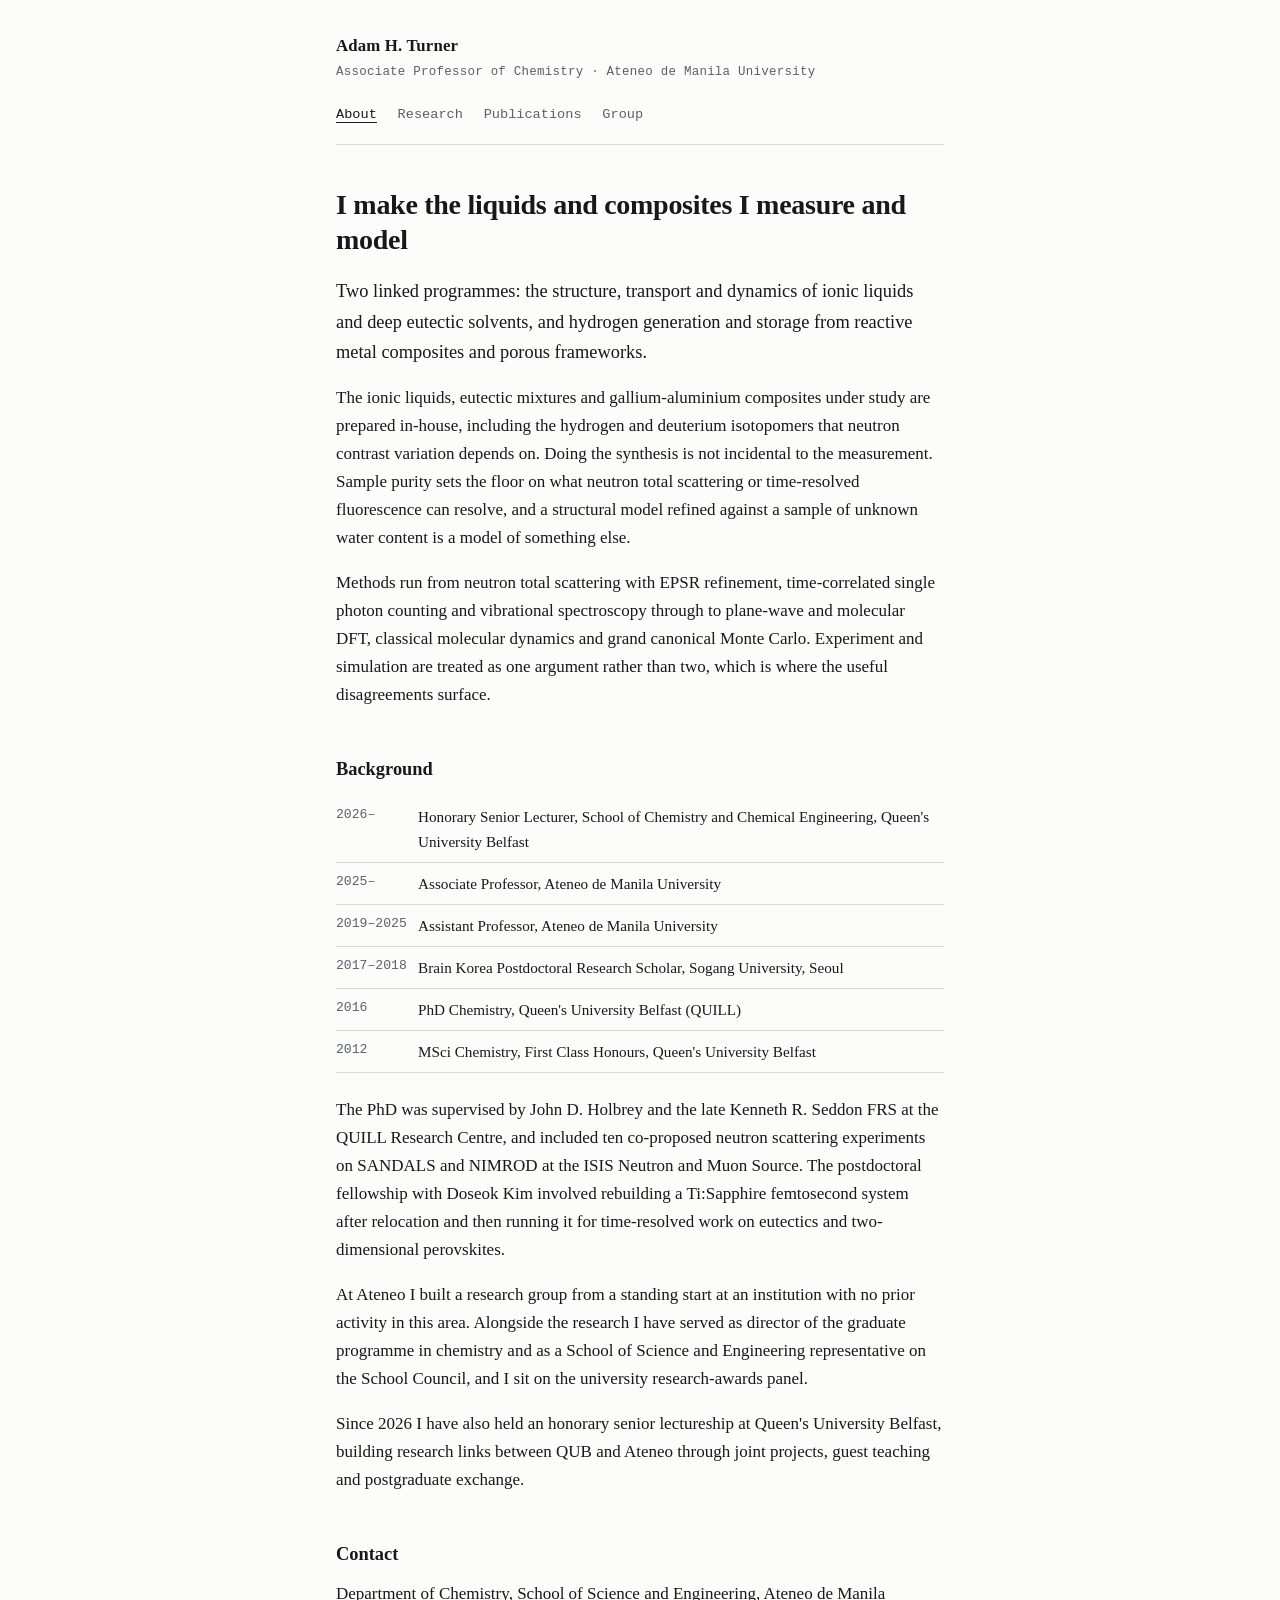
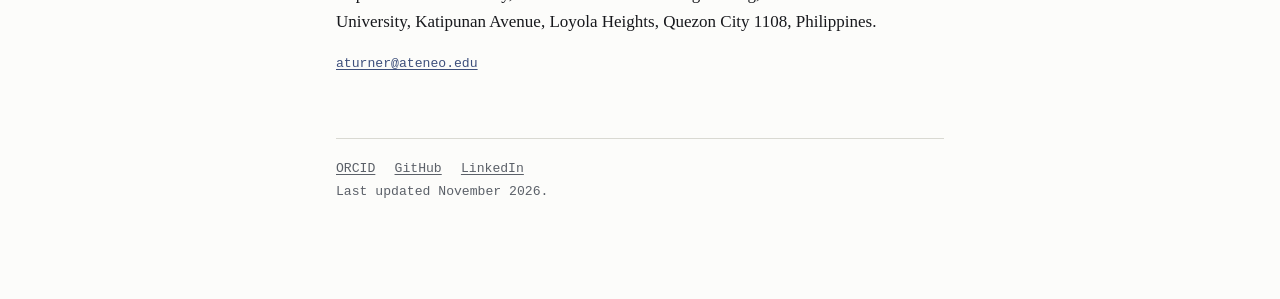
<file: index.html>
<!doctype html>
<html lang="en-GB">
<head>
<meta charset="utf-8">
<meta name="viewport" content="width=device-width, initial-scale=1">
<title>Adam H. Turner</title>
<meta name="description" content="Adam H. Turner, Associate Professor of Chemistry at Ateneo de Manila University. Ionic liquids, deep eutectic solvents, neutron scattering, and hydrogen generation.">
<link rel="stylesheet" href="style.css">
<link rel="canonical" href="https://adamhturner.com/">
<meta property="og:title" content="Adam H. Turner">
<meta property="og:description" content="Physical chemist working on ionic liquids, deep eutectic solvents, and hydrogen generation.">
<meta property="og:url" content="https://adamhturner.com/">
<meta property="og:type" content="website">
</head>
<body>
<a class="skip" href="#main">Skip to content</a>

<div class="wrap">

<header>
  <a class="sitename" href="index.html">Adam H. Turner
    <span>Associate Professor of Chemistry &middot; Ateneo de Manila University</span>
  </a>
  <nav aria-label="Main">
    <ul>
      <li><a href="index.html" aria-current="page">About</a></li>
      <li><a href="research.html">Research</a></li>
      <li><a href="publications.html">Publications</a></li>
      <li><a href="group.html">Group</a></li>
    </ul>
  </nav>
</header>

<main id="main">

<h1>I make the liquids and composites I measure and model</h1>

<p class="lede">Two linked programmes: the structure, transport and dynamics of ionic liquids and deep eutectic solvents, and hydrogen generation and storage from reactive metal composites and porous frameworks.</p>

<p>The ionic liquids, eutectic mixtures and gallium-aluminium composites under study are prepared in-house, including the hydrogen and deuterium isotopomers that neutron contrast variation depends on. Doing the synthesis is not incidental to the measurement. Sample purity sets the floor on what neutron total scattering or time-resolved fluorescence can resolve, and a structural model refined against a sample of unknown water content is a model of something else.</p>

<p>Methods run from neutron total scattering with EPSR refinement, time-correlated single photon counting and vibrational spectroscopy through to plane-wave and molecular DFT, classical molecular dynamics and grand canonical Monte Carlo. Experiment and simulation are treated as one argument rather than two, which is where the useful disagreements surface.</p>

<h2>Background</h2>

<table>
  <tbody>
    <tr><td class="meta">2026&ndash;</td><td>Honorary Senior Lecturer, School of Chemistry and Chemical Engineering, Queen's University Belfast</td></tr>
    <tr><td class="meta">2025&ndash;</td><td>Associate Professor, Ateneo de Manila University</td></tr>
    <tr><td class="meta">2019&ndash;2025</td><td>Assistant Professor, Ateneo de Manila University</td></tr>
    <tr><td class="meta">2017&ndash;2018</td><td>Brain Korea Postdoctoral Research Scholar, Sogang University, Seoul</td></tr>
    <tr><td class="meta">2016</td><td>PhD Chemistry, Queen's University Belfast (QUILL)</td></tr>
    <tr><td class="meta">2012</td><td>MSci Chemistry, First Class Honours, Queen's University Belfast</td></tr>
  </tbody>
</table>

<p>The PhD was supervised by John D. Holbrey and the late Kenneth R. Seddon FRS at the QUILL Research Centre, and included ten co-proposed neutron scattering experiments on SANDALS and NIMROD at the ISIS Neutron and Muon Source. The postdoctoral fellowship with Doseok Kim involved rebuilding a Ti:Sapphire femtosecond system after relocation and then running it for time-resolved work on eutectics and two-dimensional perovskites.</p>

<p>At Ateneo I built a research group from a standing start at an institution with no prior activity in this area. Alongside the research I have served as director of the graduate programme in chemistry and as a School of Science and Engineering representative on the School Council, and I sit on the university research-awards panel.</p>

<p>Since 2026 I have also held an honorary senior lectureship at Queen's University Belfast, building research links between QUB and Ateneo through joint projects, guest teaching and postgraduate exchange.</p>

<h2>Contact</h2>

<p>Department of Chemistry, School of Science and Engineering, Ateneo de Manila University, Katipunan Avenue, Loyola Heights, Quezon City 1108, Philippines.</p>

<p class="meta"><a href="mailto:aturner@ateneo.edu">aturner@ateneo.edu</a></p>

</main>

<footer>
  <div class="contact-links">
    <a href="https://orcid.org/0000-0002-0579-7982">ORCID</a>
    <a href="https://github.com/turneradam">GitHub</a>
    <a href="https://www.linkedin.com/in/adamhturner">LinkedIn</a>
  </div>
  <p>Last updated November 2026.</p>
</footer>

</div>
</body>
</html>
</file>
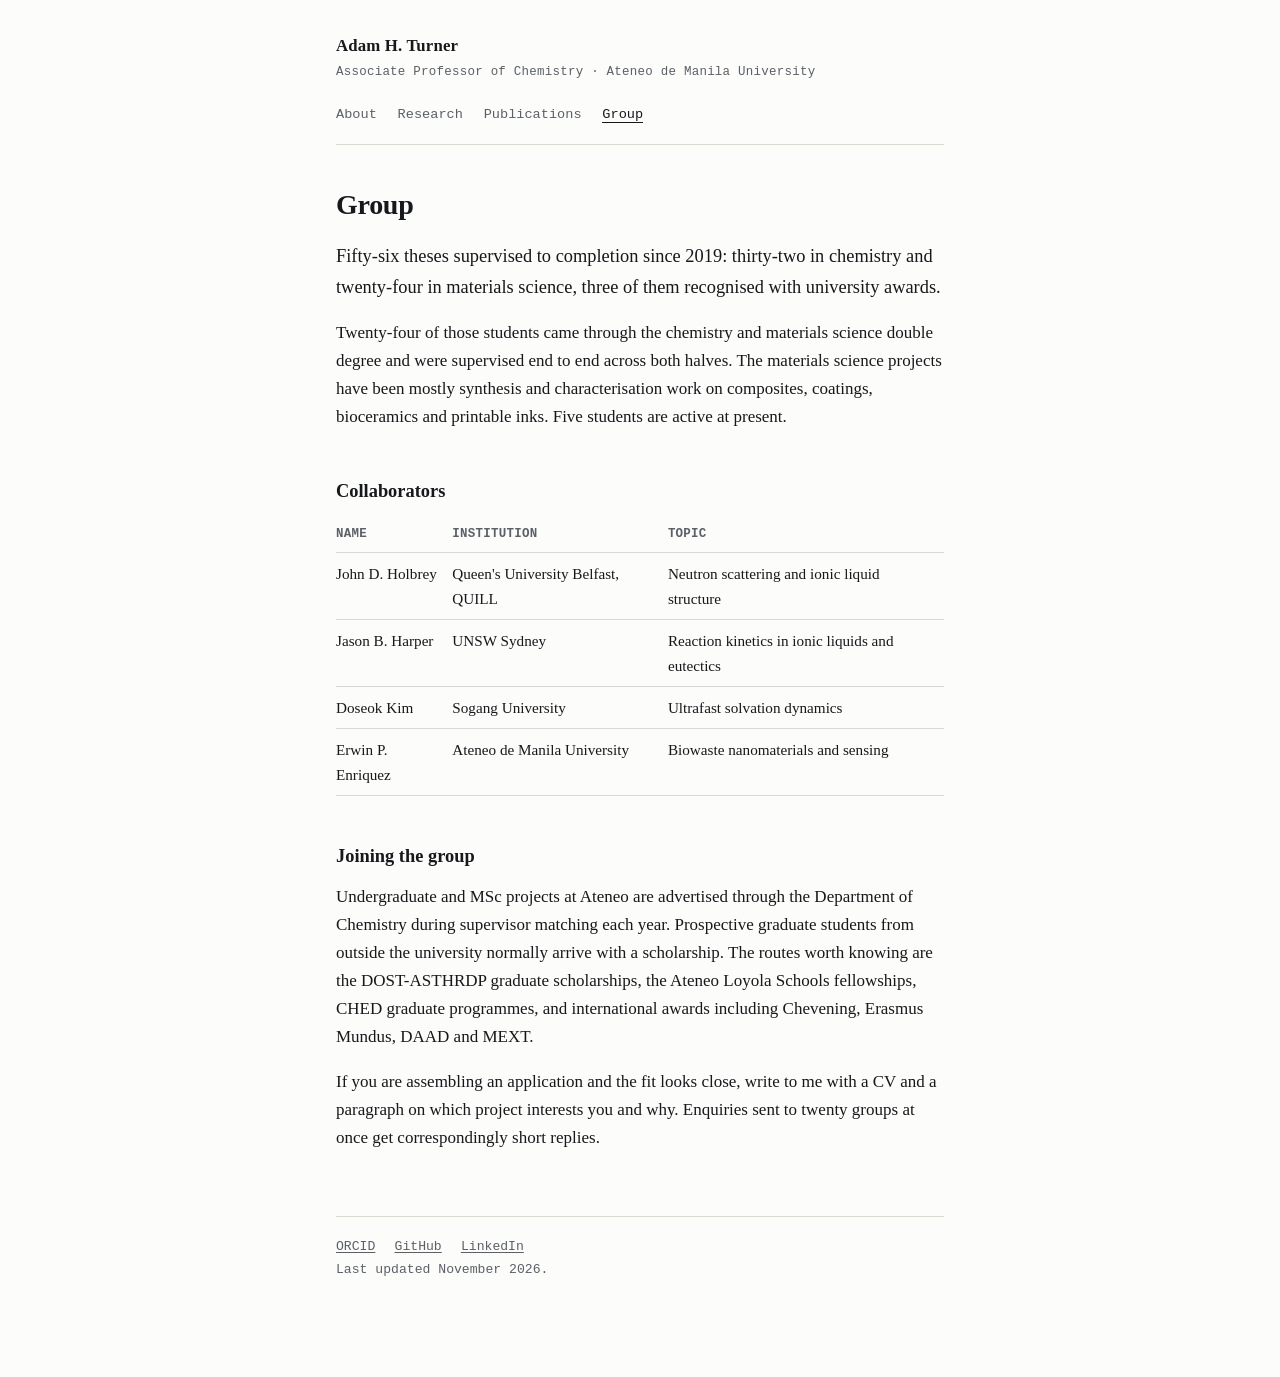
<file: group.html>
<!doctype html>
<html lang="en-GB">
<head>
<meta charset="utf-8">
<meta name="viewport" content="width=device-width, initial-scale=1">
<title>Group &middot; Adam H. Turner</title>
<meta name="description" content="Students, alumni and collaborators of the Turner group at Ateneo de Manila University.">
<link rel="stylesheet" href="style.css">
<link rel="canonical" href="https://adamhturner.com/group.html">
</head>
<body>
<a class="skip" href="#main">Skip to content</a>

<div class="wrap">

<header>
  <a class="sitename" href="index.html">Adam H. Turner
    <span>Associate Professor of Chemistry &middot; Ateneo de Manila University</span>
  </a>
  <nav aria-label="Main">
    <ul>
      <li><a href="index.html">About</a></li>
      <li><a href="research.html">Research</a></li>
      <li><a href="publications.html">Publications</a></li>
      <li><a href="group.html" aria-current="page">Group</a></li>
    </ul>
  </nav>
</header>

<main id="main">

<h1>Group</h1>

<p class="lede">Fifty-six theses supervised to completion since 2019: thirty-two in chemistry and twenty-four in materials science, three of them recognised with university awards.</p>

<p>Twenty-four of those students came through the chemistry and materials science double degree and were supervised end to end across both halves. The materials science projects have been mostly synthesis and characterisation work on composites, coatings, bioceramics and printable inks. Five students are active at present.</p>

<!--
  Student and alumni tables intentionally omitted for launch.
  To add them, paste a block like this above <h2>Collaborators</h2>.
  Ask each student first; anyone who declines is simply left out.
  For alumni, pick 8-12 whose destinations make the strongest case rather
  than listing all 56, and keep the "now" column to what is already public.

  <h2>Current members</h2>
  <table>
    <thead>
      <tr><th scope="col">Name</th><th scope="col">Degree</th><th scope="col">Project</th></tr>
    </thead>
    <tbody>
      <tr><td>Name</td><td>BSc Chemistry</td><td>Project title</td></tr>
    </tbody>
  </table>

  <h2>Alumni</h2>
  <table>
    <thead>
      <tr><th scope="col">Year</th><th scope="col">Name</th><th scope="col">Thesis</th><th scope="col">Now</th></tr>
    </thead>
    <tbody>
      <tr><td class="meta">2024</td><td>Name</td><td>Thesis title</td><td>Employer</td></tr>
    </tbody>
  </table>
-->

<h2>Collaborators</h2>

<table>
  <thead>
    <tr><th scope="col">Name</th><th scope="col">Institution</th><th scope="col">Topic</th></tr>
  </thead>
  <tbody>
    <tr><td>John D. Holbrey</td><td>Queen's University Belfast, QUILL</td><td>Neutron scattering and ionic liquid structure</td></tr>
    <tr><td>Jason B. Harper</td><td>UNSW Sydney</td><td>Reaction kinetics in ionic liquids and eutectics</td></tr>
    <tr><td>Doseok Kim</td><td>Sogang University</td><td>Ultrafast solvation dynamics</td></tr>
    <tr><td>Erwin P. Enriquez</td><td>Ateneo de Manila University</td><td>Biowaste nanomaterials and sensing</td></tr>
  </tbody>
</table>

<h2>Joining the group</h2>

<p>Undergraduate and MSc projects at Ateneo are advertised through the Department of Chemistry during supervisor matching each year. Prospective graduate students from outside the university normally arrive with a scholarship. The routes worth knowing are the DOST-ASTHRDP graduate scholarships, the Ateneo Loyola Schools fellowships, CHED graduate programmes, and international awards including Chevening, Erasmus Mundus, DAAD and MEXT.</p>

<p>If you are assembling an application and the fit looks close, write to me with a CV and a paragraph on which project interests you and why. Enquiries sent to twenty groups at once get correspondingly short replies.</p>

</main>

<footer>
  <div class="contact-links">
    <a href="https://orcid.org/0000-0002-0579-7982">ORCID</a>
    <a href="https://github.com/turneradam">GitHub</a>
    <a href="https://www.linkedin.com/in/adamhturner">LinkedIn</a>
  </div>
  <p>Last updated November 2026.</p>
</footer>

</div>
</body>
</html>
</file>
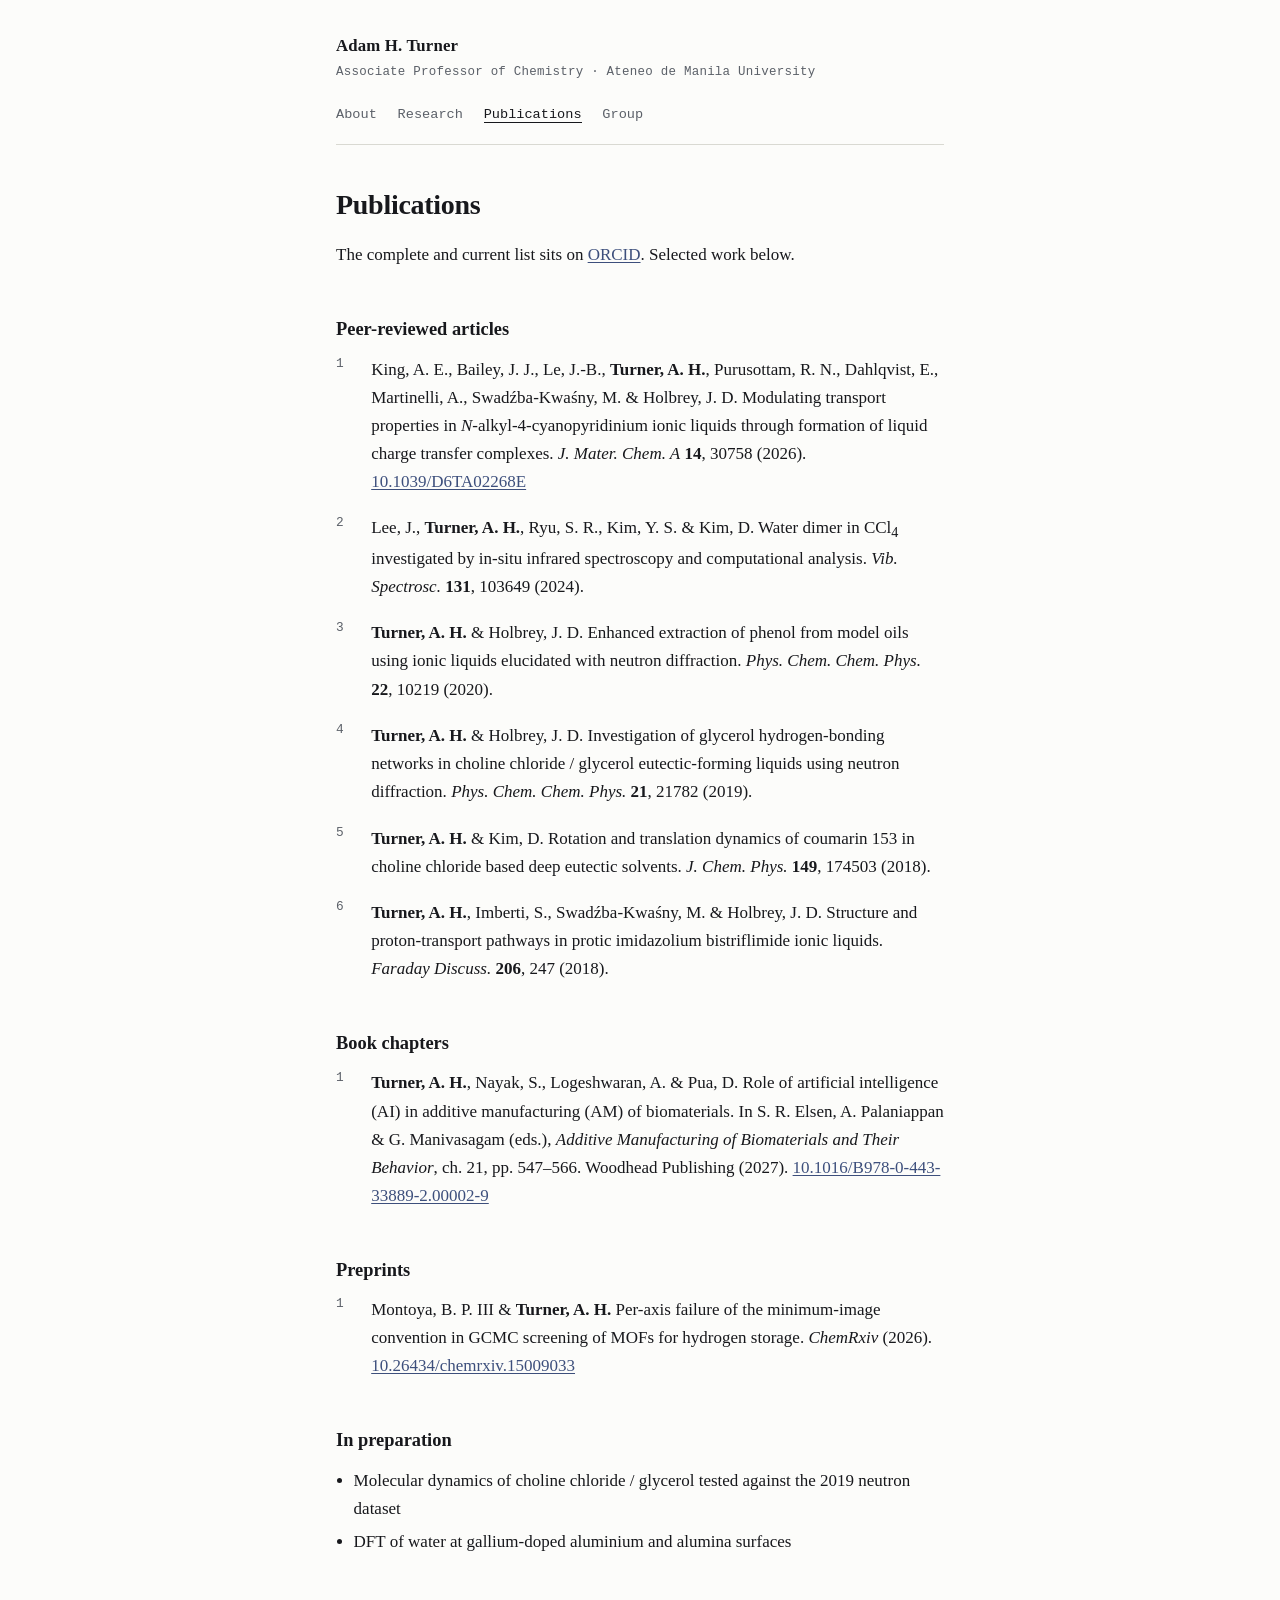
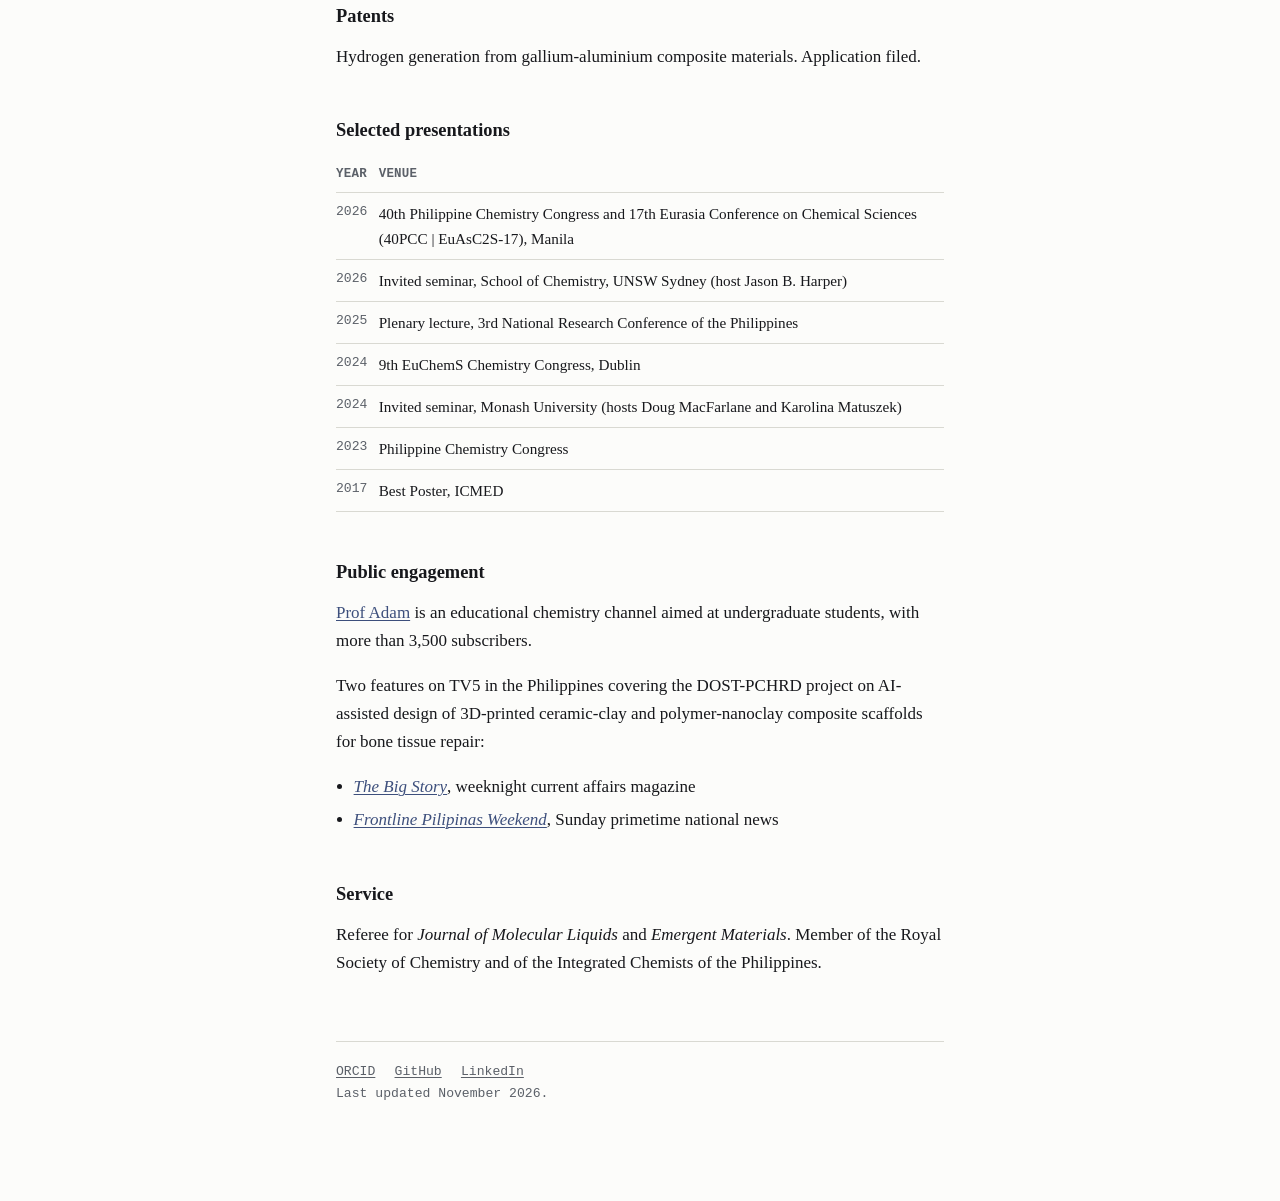
<file: publications.html>
<!doctype html>
<html lang="en-GB">
<head>
<meta charset="utf-8">
<meta name="viewport" content="width=device-width, initial-scale=1">
<title>Publications &middot; Adam H. Turner</title>
<meta name="description" content="Peer-reviewed publications, patents and presentations of Adam H. Turner.">
<link rel="stylesheet" href="style.css">
<link rel="canonical" href="https://adamhturner.com/publications.html">
</head>
<body>
<a class="skip" href="#main">Skip to content</a>

<div class="wrap">

<header>
  <a class="sitename" href="index.html">Adam H. Turner
    <span>Associate Professor of Chemistry &middot; Ateneo de Manila University</span>
  </a>
  <nav aria-label="Main">
    <ul>
      <li><a href="index.html">About</a></li>
      <li><a href="research.html">Research</a></li>
      <li><a href="publications.html" aria-current="page">Publications</a></li>
      <li><a href="group.html">Group</a></li>
    </ul>
  </nav>
</header>

<main id="main">

<h1>Publications</h1>

<p>The complete and current list sits on <a href="https://orcid.org/0000-0002-0579-7982">ORCID</a>. Selected work below.</p>

<h2>Peer-reviewed articles</h2>

<ol class="refs">

<li>
  <span class="authors">King, A. E., Bailey, J. J., Le, J.-B., <span class="self">Turner, A. H.</span>, Purusottam, R. N., Dahlqvist, E., Martinelli, A., Swadźba-Kwaśny, M. &amp; Holbrey, J. D.</span>
  Modulating transport properties in <em>N</em>-alkyl-4-cyanopyridinium ionic liquids through formation of liquid charge transfer complexes.
  <span class="venue">J. Mater. Chem. A</span> <strong>14</strong>, 30758 (2026).
  <a href="https://doi.org/10.1039/D6TA02268E">10.1039/D6TA02268E</a>
</li>

<li>
  <span class="authors">Lee, J., <span class="self">Turner, A. H.</span>, Ryu, S. R., Kim, Y. S. &amp; Kim, D.</span>
  Water dimer in CCl<sub>4</sub> investigated by in-situ infrared spectroscopy and computational analysis.
  <span class="venue">Vib. Spectrosc.</span> <strong>131</strong>, 103649 (2024).
</li>

<li>
  <span class="authors"><span class="self">Turner, A. H.</span> &amp; Holbrey, J. D.</span>
  Enhanced extraction of phenol from model oils using ionic liquids elucidated with neutron diffraction.
  <span class="venue">Phys. Chem. Chem. Phys.</span> <strong>22</strong>, 10219 (2020).
</li>

<li>
  <span class="authors"><span class="self">Turner, A. H.</span> &amp; Holbrey, J. D.</span>
  Investigation of glycerol hydrogen-bonding networks in choline chloride / glycerol eutectic-forming liquids using neutron diffraction.
  <span class="venue">Phys. Chem. Chem. Phys.</span> <strong>21</strong>, 21782 (2019).
</li>

<li>
  <span class="authors"><span class="self">Turner, A. H.</span> &amp; Kim, D.</span>
  Rotation and translation dynamics of coumarin 153 in choline chloride based deep eutectic solvents.
  <span class="venue">J. Chem. Phys.</span> <strong>149</strong>, 174503 (2018).
</li>

<li>
  <span class="authors"><span class="self">Turner, A. H.</span>, Imberti, S., Swadźba-Kwaśny, M. &amp; Holbrey, J. D.</span>
  Structure and proton-transport pathways in protic imidazolium bistriflimide ionic liquids.
  <span class="venue">Faraday Discuss.</span> <strong>206</strong>, 247 (2018).
</li>

</ol>

<h2>Book chapters</h2>

<ol class="refs">

<li>
  <span class="authors"><span class="self">Turner, A. H.</span>, Nayak, S., Logeshwaran, A. &amp; Pua, D.</span>
  Role of artificial intelligence (AI) in additive manufacturing (AM) of biomaterials.
  In S. R. Elsen, A. Palaniappan &amp; G. Manivasagam (eds.), <span class="venue">Additive Manufacturing of Biomaterials and Their Behavior</span>, ch. 21, pp. 547&ndash;566. Woodhead Publishing (2027).
  <a href="https://doi.org/10.1016/B978-0-443-33889-2.00002-9">10.1016/B978-0-443-33889-2.00002-9</a>
</li>

</ol>

<h2>Preprints</h2>

<ol class="refs">

<li>
  <span class="authors">Montoya, B. P. III &amp; <span class="self">Turner, A. H.</span></span>
  Per-axis failure of the minimum-image convention in GCMC screening of MOFs for hydrogen storage.
  <span class="venue">ChemRxiv</span> (2026).
  <a href="https://doi.org/10.26434/chemrxiv.15009033">10.26434/chemrxiv.15009033</a>
</li>

</ol>

<h2>In preparation</h2>

<ul class="bullets">
  <li>Molecular dynamics of choline chloride / glycerol tested against the 2019 neutron dataset</li>
  <li>DFT of water at gallium-doped aluminium and alumina surfaces</li>
</ul>

<h2>Patents</h2>

<ul class="plain">
  <li>Hydrogen generation from gallium-aluminium composite materials. Application filed.</li>
</ul>

<h2>Selected presentations</h2>

<table>
  <thead>
    <tr><th scope="col">Year</th><th scope="col">Venue</th></tr>
  </thead>
  <tbody>
    <tr><td class="meta">2026</td><td>40th Philippine Chemistry Congress and 17th Eurasia Conference on Chemical Sciences (40PCC | EuAsC2S-17), Manila</td></tr>
    <tr><td class="meta">2026</td><td>Invited seminar, School of Chemistry, UNSW Sydney (host Jason B. Harper)</td></tr>
    <tr><td class="meta">2025</td><td>Plenary lecture, 3rd National Research Conference of the Philippines</td></tr>
    <tr><td class="meta">2024</td><td>9th EuChemS Chemistry Congress, Dublin</td></tr>
    <tr><td class="meta">2024</td><td>Invited seminar, Monash University (hosts Doug MacFarlane and Karolina Matuszek)</td></tr>
    <tr><td class="meta">2023</td><td>Philippine Chemistry Congress</td></tr>
    <tr><td class="meta">2017</td><td>Best Poster, ICMED</td></tr>
  </tbody>
</table>

<h2>Public engagement</h2>

<p><a href="https://www.youtube.com/@profadam">Prof Adam</a> is an educational chemistry channel aimed at undergraduate students, with more than 3,500 subscribers.</p>

<p>Two features on TV5 in the Philippines covering the DOST-PCHRD project on AI-assisted design of 3D-printed ceramic-clay and polymer-nanoclay composite scaffolds for bone tissue repair:</p>

<ul class="bullets">
  <li><a href="https://www.youtube.com/live/4dIUTeYNjFQ?t=2127"><span class="venue">The Big Story</span></a>, weeknight current affairs magazine</li>
  <li><a href="https://www.youtube.com/live/FwoKZK1nKlM?t=1699"><span class="venue">Frontline Pilipinas Weekend</span></a>, Sunday primetime national news</li>
</ul>

<h2>Service</h2>

<p>Referee for <span class="venue">Journal of Molecular Liquids</span> and <span class="venue">Emergent Materials</span>. Member of the Royal Society of Chemistry and of the Integrated Chemists of the Philippines.</p>

</main>

<footer>
  <div class="contact-links">
    <a href="https://orcid.org/0000-0002-0579-7982">ORCID</a>
    <a href="https://github.com/turneradam">GitHub</a>
    <a href="https://www.linkedin.com/in/adamhturner">LinkedIn</a>
  </div>
  <p>Last updated November 2026.</p>
</footer>

</div>
</body>
</html>
</file>
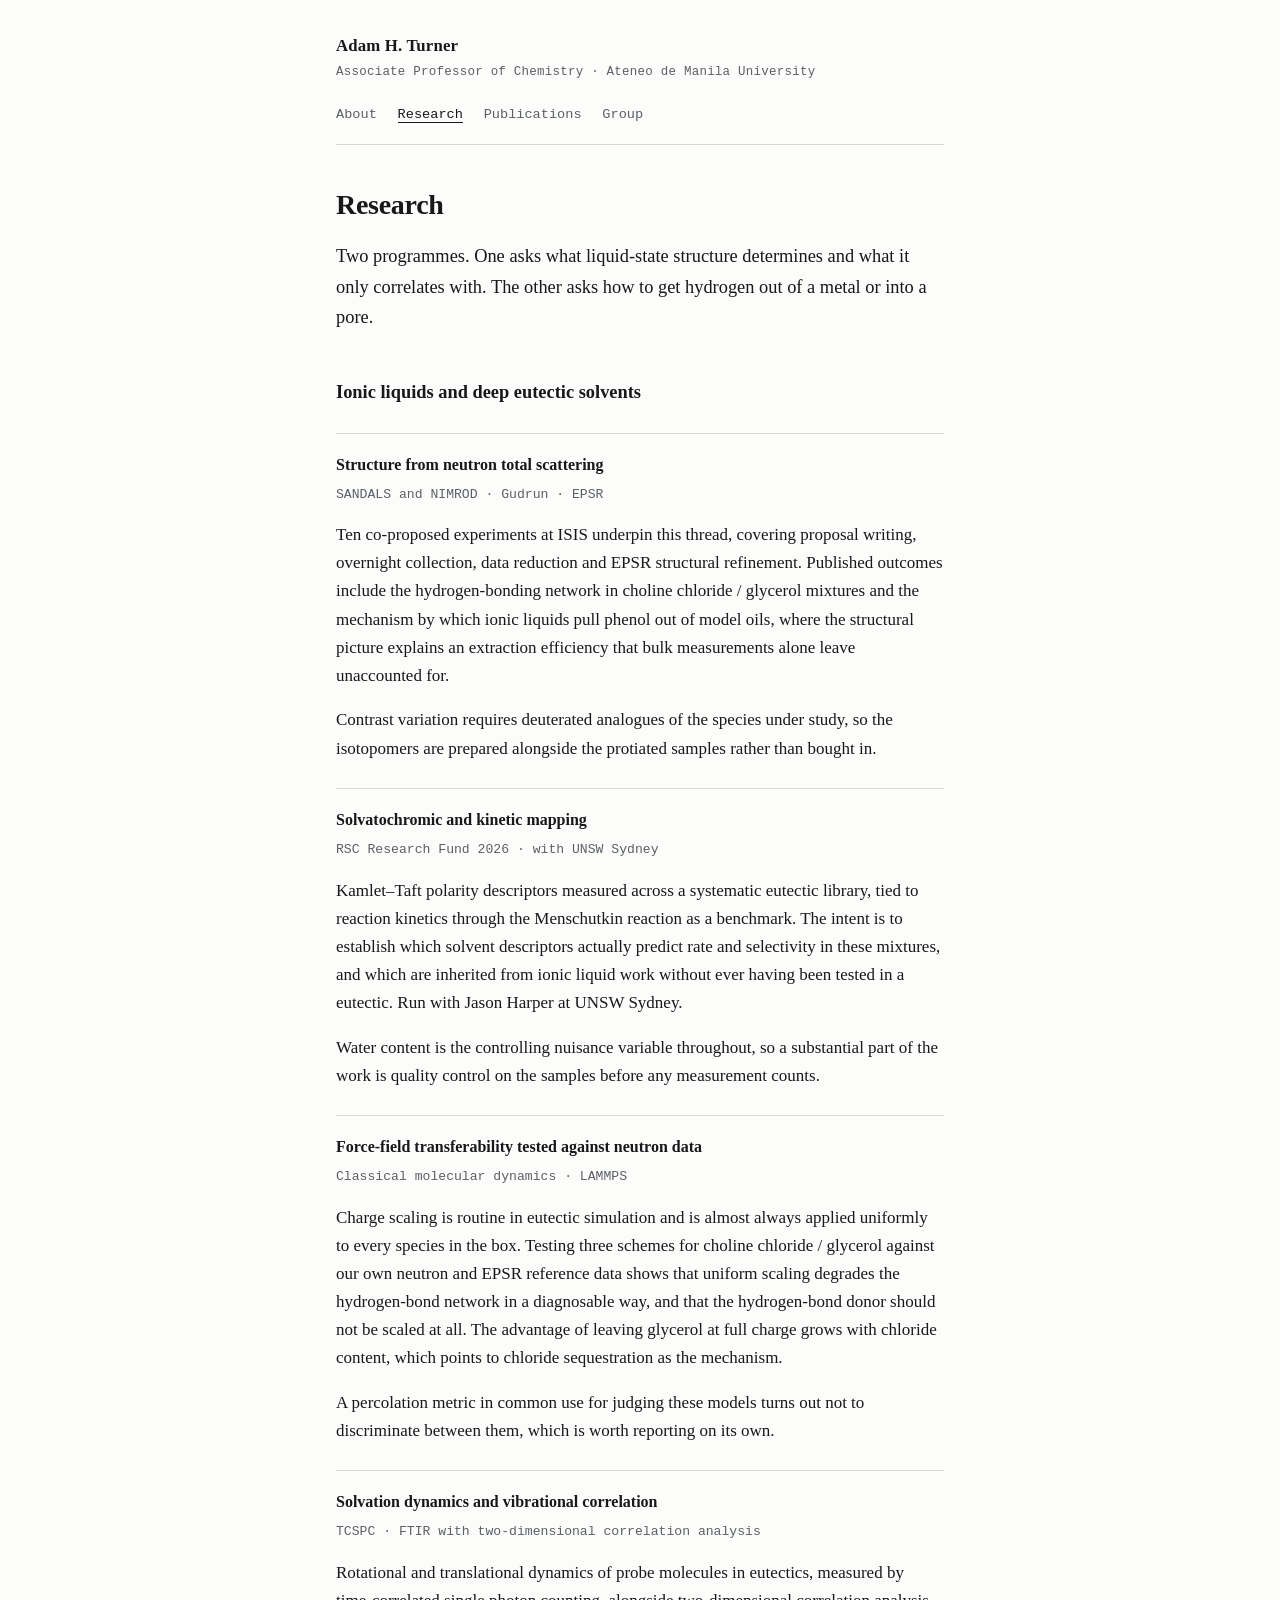
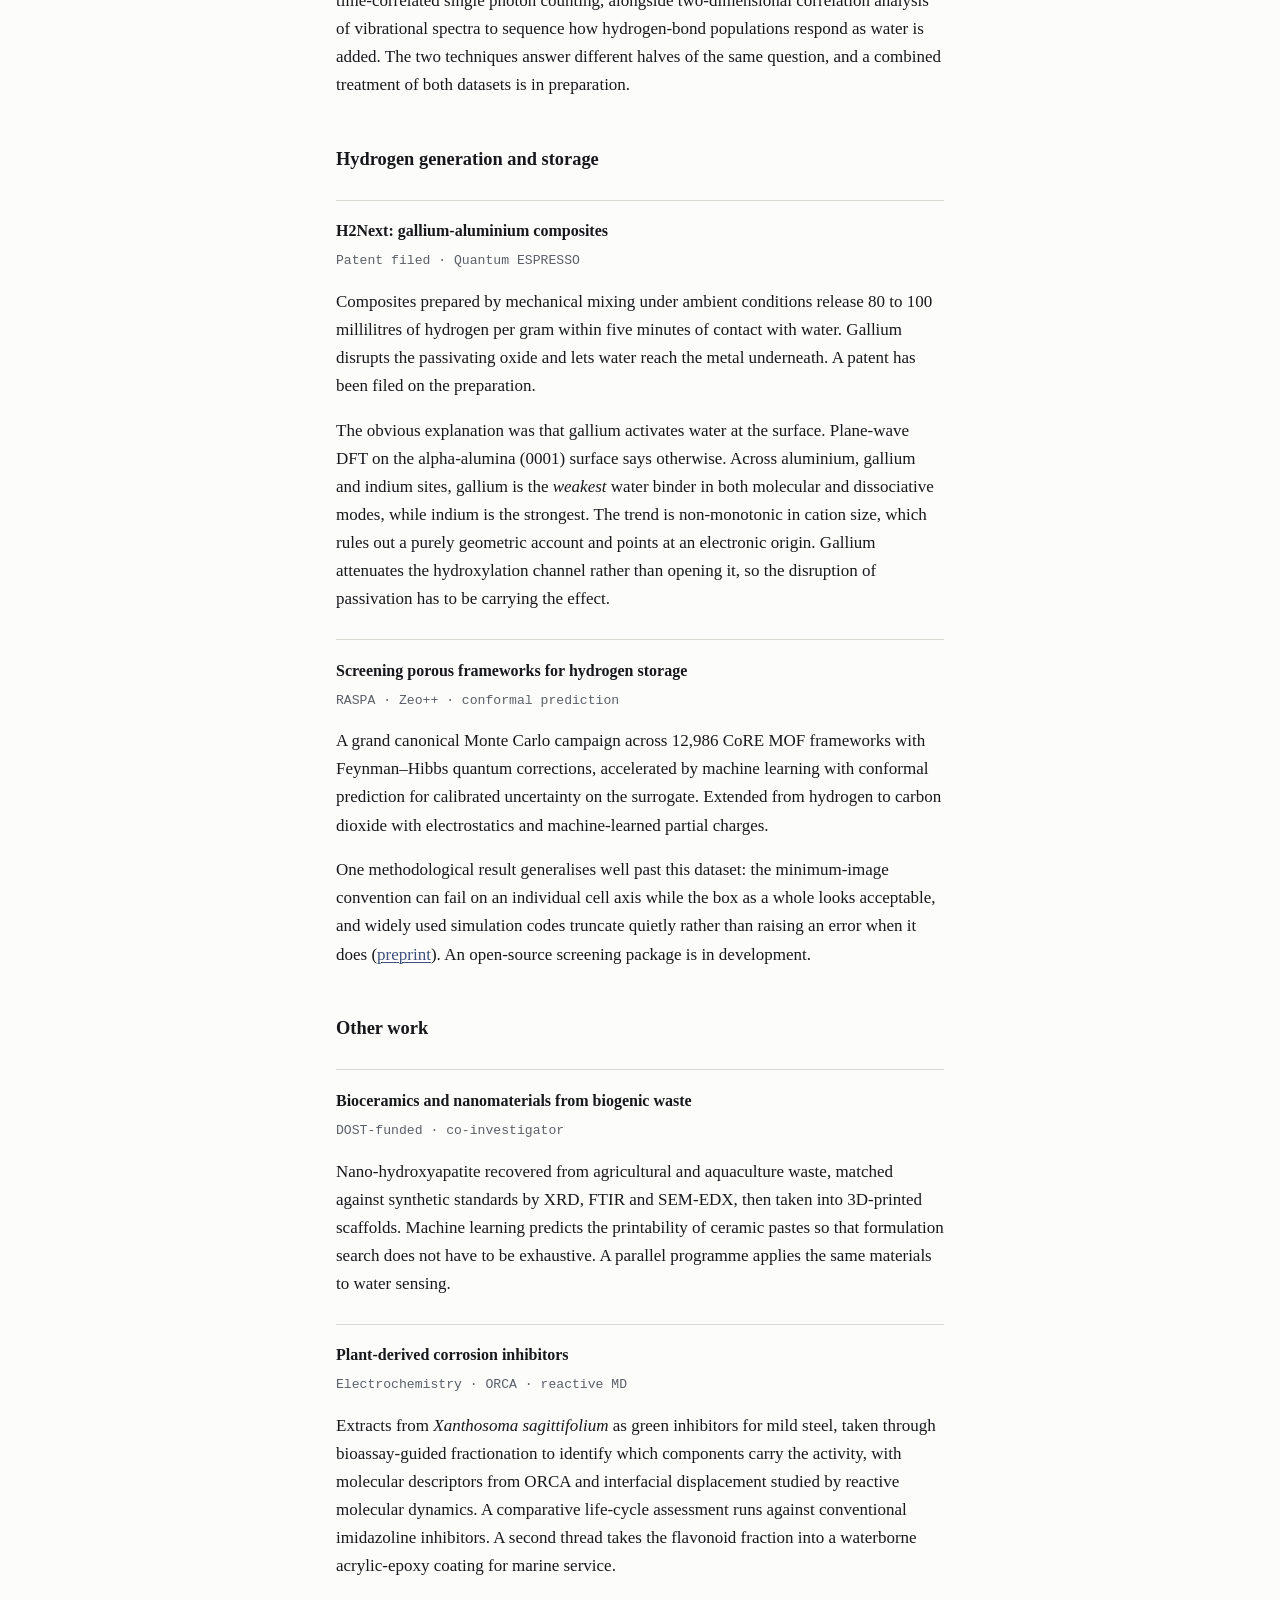
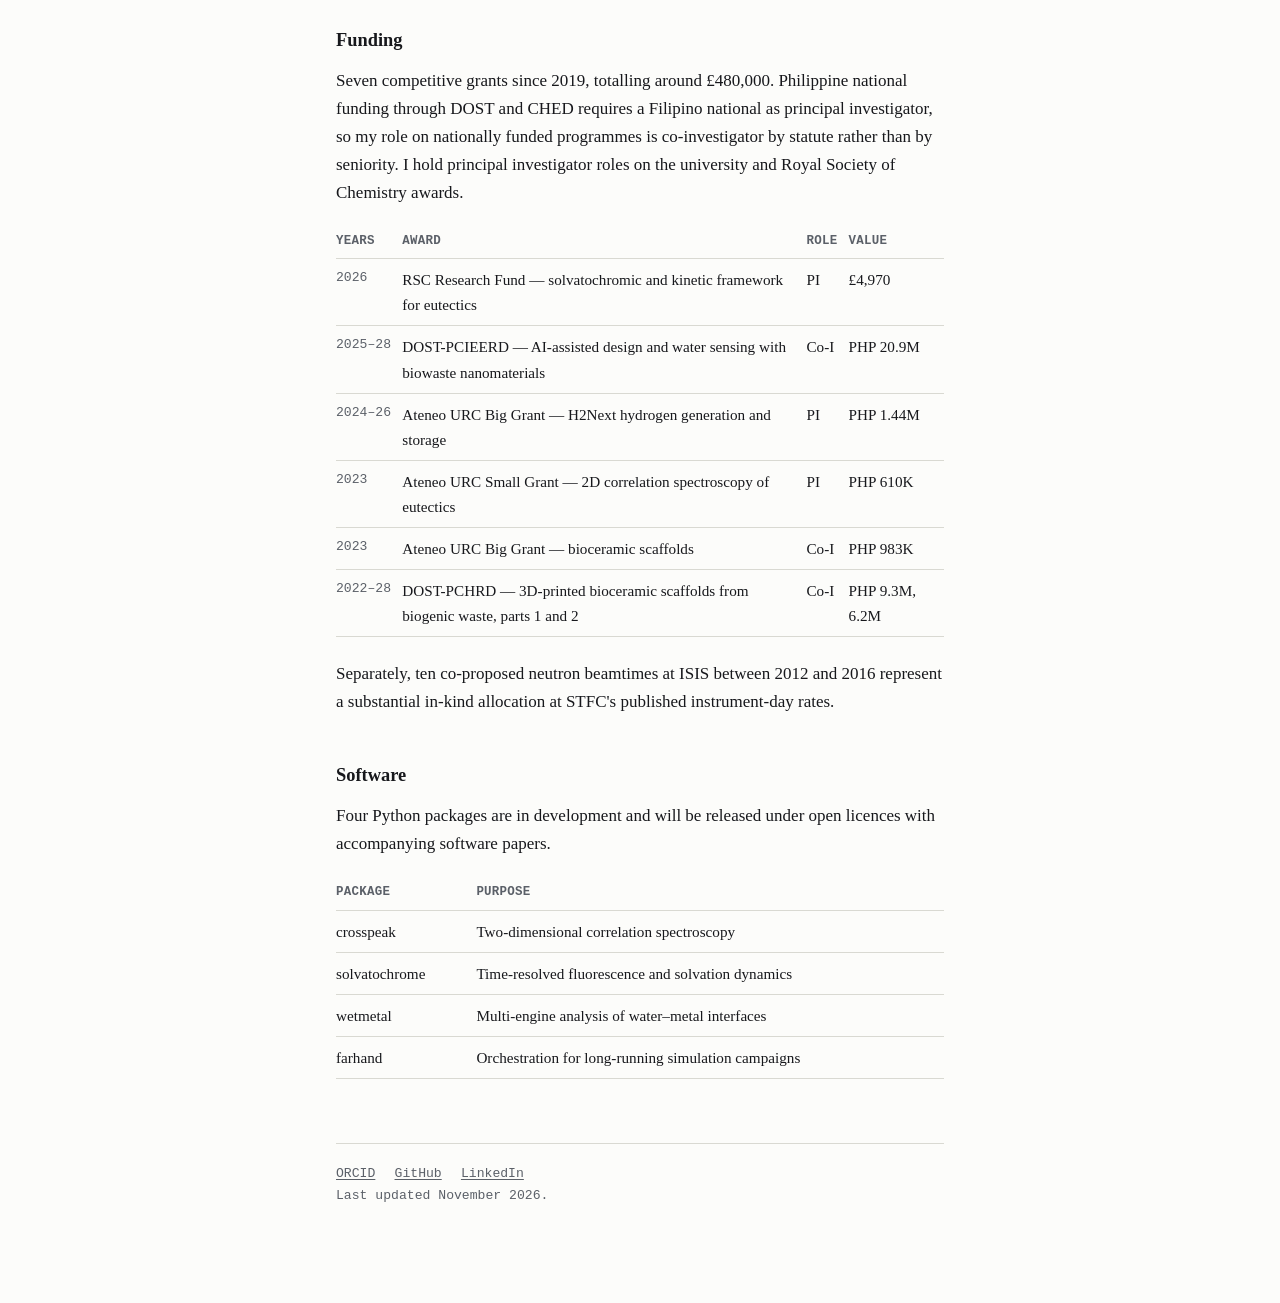
<file: research.html>
<!doctype html>
<html lang="en-GB">
<head>
<meta charset="utf-8">
<meta name="viewport" content="width=device-width, initial-scale=1">
<title>Research &middot; Adam H. Turner</title>
<meta name="description" content="Research on ionic liquids and deep eutectic solvents, hydrogen generation from gallium-aluminium composites, and MOF screening for hydrogen storage.">
<link rel="stylesheet" href="style.css">
<link rel="canonical" href="https://adamhturner.com/research.html">
</head>
<body>
<a class="skip" href="#main">Skip to content</a>

<div class="wrap">

<header>
  <a class="sitename" href="index.html">Adam H. Turner
    <span>Associate Professor of Chemistry &middot; Ateneo de Manila University</span>
  </a>
  <nav aria-label="Main">
    <ul>
      <li><a href="index.html">About</a></li>
      <li><a href="research.html" aria-current="page">Research</a></li>
      <li><a href="publications.html">Publications</a></li>
      <li><a href="group.html">Group</a></li>
    </ul>
  </nav>
</header>

<main id="main">

<h1>Research</h1>

<p class="lede">Two programmes. One asks what liquid-state structure determines and what it only correlates with. The other asks how to get hydrogen out of a metal or into a pore.</p>

<h2>Ionic liquids and deep eutectic solvents</h2>

<section class="entry">
  <h3>Structure from neutron total scattering</h3>
  <p class="meta">SANDALS and NIMROD &middot; Gudrun &middot; EPSR</p>
  <p>Ten co-proposed experiments at ISIS underpin this thread, covering proposal writing, overnight collection, data reduction and EPSR structural refinement. Published outcomes include the hydrogen-bonding network in choline chloride / glycerol mixtures and the mechanism by which ionic liquids pull phenol out of model oils, where the structural picture explains an extraction efficiency that bulk measurements alone leave unaccounted for.</p>
  <p>Contrast variation requires deuterated analogues of the species under study, so the isotopomers are prepared alongside the protiated samples rather than bought in.</p>
</section>

<section class="entry">
  <h3>Solvatochromic and kinetic mapping</h3>
  <p class="meta">RSC Research Fund 2026 &middot; with UNSW Sydney</p>
  <p>Kamlet&ndash;Taft polarity descriptors measured across a systematic eutectic library, tied to reaction kinetics through the Menschutkin reaction as a benchmark. The intent is to establish which solvent descriptors actually predict rate and selectivity in these mixtures, and which are inherited from ionic liquid work without ever having been tested in a eutectic. Run with Jason Harper at UNSW Sydney.</p>
  <p>Water content is the controlling nuisance variable throughout, so a substantial part of the work is quality control on the samples before any measurement counts.</p>
</section>

<section class="entry">
  <h3>Force-field transferability tested against neutron data</h3>
  <p class="meta">Classical molecular dynamics &middot; LAMMPS</p>
  <p>Charge scaling is routine in eutectic simulation and is almost always applied uniformly to every species in the box. Testing three schemes for choline chloride / glycerol against our own neutron and EPSR reference data shows that uniform scaling degrades the hydrogen-bond network in a diagnosable way, and that the hydrogen-bond donor should not be scaled at all. The advantage of leaving glycerol at full charge grows with chloride content, which points to chloride sequestration as the mechanism.</p>
  <p>A percolation metric in common use for judging these models turns out not to discriminate between them, which is worth reporting on its own.</p>
</section>

<section class="entry">
  <h3>Solvation dynamics and vibrational correlation</h3>
  <p class="meta">TCSPC &middot; FTIR with two-dimensional correlation analysis</p>
  <p>Rotational and translational dynamics of probe molecules in eutectics, measured by time-correlated single photon counting, alongside two-dimensional correlation analysis of vibrational spectra to sequence how hydrogen-bond populations respond as water is added. The two techniques answer different halves of the same question, and a combined treatment of both datasets is in preparation.</p>
</section>

<h2>Hydrogen generation and storage</h2>

<section class="entry">
  <h3>H2Next: gallium-aluminium composites</h3>
  <p class="meta">Patent filed &middot; Quantum ESPRESSO</p>
  <p>Composites prepared by mechanical mixing under ambient conditions release 80 to 100 millilitres of hydrogen per gram within five minutes of contact with water. Gallium disrupts the passivating oxide and lets water reach the metal underneath. A patent has been filed on the preparation.</p>
  <p>The obvious explanation was that gallium activates water at the surface. Plane-wave DFT on the alpha-alumina (0001) surface says otherwise. Across aluminium, gallium and indium sites, gallium is the <em>weakest</em> water binder in both molecular and dissociative modes, while indium is the strongest. The trend is non-monotonic in cation size, which rules out a purely geometric account and points at an electronic origin. Gallium attenuates the hydroxylation channel rather than opening it, so the disruption of passivation has to be carrying the effect.</p>
</section>

<section class="entry">
  <h3>Screening porous frameworks for hydrogen storage</h3>
  <p class="meta">RASPA &middot; Zeo++ &middot; conformal prediction</p>
  <p>A grand canonical Monte Carlo campaign across 12,986 CoRE MOF frameworks with Feynman&ndash;Hibbs quantum corrections, accelerated by machine learning with conformal prediction for calibrated uncertainty on the surrogate. Extended from hydrogen to carbon dioxide with electrostatics and machine-learned partial charges.</p>
  <p>One methodological result generalises well past this dataset: the minimum-image convention can fail on an individual cell axis while the box as a whole looks acceptable, and widely used simulation codes truncate quietly rather than raising an error when it does (<a href="https://doi.org/10.26434/chemrxiv.15009033">preprint</a>). An open-source screening package is in development.</p>
</section>

<h2>Other work</h2>

<section class="entry">
  <h3>Bioceramics and nanomaterials from biogenic waste</h3>
  <p class="meta">DOST-funded &middot; co-investigator</p>
  <p>Nano-hydroxyapatite recovered from agricultural and aquaculture waste, matched against synthetic standards by XRD, FTIR and SEM-EDX, then taken into 3D-printed scaffolds. Machine learning predicts the printability of ceramic pastes so that formulation search does not have to be exhaustive. A parallel programme applies the same materials to water sensing.</p>
</section>

<section class="entry">
  <h3>Plant-derived corrosion inhibitors</h3>
  <p class="meta">Electrochemistry &middot; ORCA &middot; reactive MD</p>
  <p>Extracts from <em>Xanthosoma sagittifolium</em> as green inhibitors for mild steel, taken through bioassay-guided fractionation to identify which components carry the activity, with molecular descriptors from ORCA and interfacial displacement studied by reactive molecular dynamics. A comparative life-cycle assessment runs against conventional imidazoline inhibitors. A second thread takes the flavonoid fraction into a waterborne acrylic-epoxy coating for marine service.</p>
</section>

<h2>Funding</h2>

<p>Seven competitive grants since 2019, totalling around &pound;480,000. Philippine national funding through DOST and CHED requires a Filipino national as principal investigator, so my role on nationally funded programmes is co-investigator by statute rather than by seniority. I hold principal investigator roles on the university and Royal Society of Chemistry awards.</p>

<table>
  <thead>
    <tr><th scope="col">Years</th><th scope="col">Award</th><th scope="col">Role</th><th scope="col">Value</th></tr>
  </thead>
  <tbody>
    <tr><td class="meta">2026</td><td>RSC Research Fund &mdash; solvatochromic and kinetic framework for eutectics</td><td>PI</td><td>&pound;4,970</td></tr>
    <tr><td class="meta">2025&ndash;28</td><td>DOST-PCIEERD &mdash; AI-assisted design and water sensing with biowaste nanomaterials</td><td>Co-I</td><td>PHP 20.9M</td></tr>
    <tr><td class="meta">2024&ndash;26</td><td>Ateneo URC Big Grant &mdash; H2Next hydrogen generation and storage</td><td>PI</td><td>PHP 1.44M</td></tr>
    <tr><td class="meta">2023</td><td>Ateneo URC Small Grant &mdash; 2D correlation spectroscopy of eutectics</td><td>PI</td><td>PHP 610K</td></tr>
    <tr><td class="meta">2023</td><td>Ateneo URC Big Grant &mdash; bioceramic scaffolds</td><td>Co-I</td><td>PHP 983K</td></tr>
    <tr><td class="meta">2022&ndash;28</td><td>DOST-PCHRD &mdash; 3D-printed bioceramic scaffolds from biogenic waste, parts 1 and 2</td><td>Co-I</td><td>PHP 9.3M, 6.2M</td></tr>
  </tbody>
</table>

<p>Separately, ten co-proposed neutron beamtimes at ISIS between 2012 and 2016 represent a substantial in-kind allocation at STFC's published instrument-day rates.</p>

<h2>Software</h2>

<p>Four Python packages are in development and will be released under open licences with accompanying software papers.</p>

<table>
  <thead>
    <tr><th scope="col">Package</th><th scope="col">Purpose</th></tr>
  </thead>
  <tbody>
    <tr><td>crosspeak</td><td>Two-dimensional correlation spectroscopy</td></tr>
    <tr><td>solvatochrome</td><td>Time-resolved fluorescence and solvation dynamics</td></tr>
    <tr><td>wetmetal</td><td>Multi-engine analysis of water&ndash;metal interfaces</td></tr>
    <tr><td>farhand</td><td>Orchestration for long-running simulation campaigns</td></tr>
  </tbody>
</table>

</main>

<footer>
  <div class="contact-links">
    <a href="https://orcid.org/0000-0002-0579-7982">ORCID</a>
    <a href="https://github.com/turneradam">GitHub</a>
    <a href="https://www.linkedin.com/in/adamhturner">LinkedIn</a>
  </div>
  <p>Last updated November 2026.</p>
</footer>

</div>
</body>
</html>
</file>
<file: style.css>
:root {
  --ink: #17181c;
  --muted: #5b6068;
  --rule: #d9d9d2;
  --bg: #fcfcfa;
  --accent: #3d4f7c;

  --serif: "Iowan Old Style", Charter, Georgia, "Times New Roman", serif;
  --mono: ui-monospace, "SF Mono", Menlo, Consolas, monospace;

  --measure: 38rem;
}

*, *::before, *::after { box-sizing: border-box; }

html { -webkit-text-size-adjust: 100%; }

body {
  margin: 0;
  padding: 0 1.4rem 5rem;
  background: var(--bg);
  color: var(--ink);
  font: 1.0625rem/1.65 var(--serif);
  font-synthesis-weight: none;
}

.wrap { max-width: var(--measure); margin: 0 auto; }

/* Header and navigation */

header {
  border-bottom: 1px solid var(--rule);
  margin-bottom: 2.6rem;
  padding: 2rem 0 1rem;
}

.sitename {
  display: block;
  font-size: 1.05rem;
  font-weight: 600;
  letter-spacing: 0.01em;
  text-decoration: none;
  color: var(--ink);
}

.sitename span {
  display: block;
  font: 400 0.78rem/1.5 var(--mono);
  letter-spacing: 0.02em;
  color: var(--muted);
  margin-top: 0.2rem;
}

nav { margin-top: 1.1rem; }

nav ul {
  list-style: none;
  margin: 0;
  padding: 0;
  display: flex;
  flex-wrap: wrap;
  gap: 0 1.3rem;
}

nav a {
  font: 400 0.85rem/2 var(--mono);
  color: var(--muted);
  text-decoration: none;
  border-bottom: 1px solid transparent;
}

nav a:hover,
nav a:focus-visible { color: var(--accent); border-bottom-color: var(--accent); }

nav a[aria-current="page"] { color: var(--ink); border-bottom-color: var(--ink); }

/* Typography */

h1 {
  font-size: 1.75rem;
  font-weight: 600;
  line-height: 1.25;
  letter-spacing: -0.01em;
  margin: 0 0 1.2rem;
}

h2 {
  font-size: 1.15rem;
  font-weight: 600;
  margin: 2.8rem 0 0.7rem;
}

h3 {
  font-size: 1rem;
  font-weight: 600;
  margin: 1.8rem 0 0.35rem;
}

p { margin: 0 0 1.05rem; }

.lede { font-size: 1.15rem; }

a { color: var(--accent); text-decoration-thickness: 1px; text-underline-offset: 2px; }

a:hover { color: var(--ink); }

/* Metadata: dates, roles, identifiers */

.meta {
  font: 400 0.82rem/1.6 var(--mono);
  color: var(--muted);
}

/* Lists */

ul.plain { list-style: none; margin: 0; padding: 0; }

ul.plain > li { margin-bottom: 1.15rem; }

ul.bullets { padding-left: 1.1rem; margin: 0 0 1.05rem; }

ul.bullets li { margin-bottom: 0.35rem; }

/* Reference entries */

ol.refs {
  list-style: none;
  counter-reset: ref;
  margin: 0;
  padding: 0;
}

ol.refs > li {
  counter-increment: ref;
  position: relative;
  padding-left: 2.2rem;
  margin-bottom: 1.15rem;
}

ol.refs > li::before {
  content: counter(ref);
  position: absolute;
  left: 0;
  top: 0.15rem;
  font: 400 0.8rem/1 var(--mono);
  color: var(--muted);
}

.authors { font-variant-numeric: oldstyle-nums; }

.self { font-weight: 600; }

.venue { font-style: italic; }

/* Project and people blocks */

.entry {
  border-top: 1px solid var(--rule);
  padding-top: 1.1rem;
  margin-top: 1.6rem;
}

.entry h3 { margin-top: 0; }

.entry p:last-child { margin-bottom: 0; }

/* Tables */

table {
  width: 100%;
  border-collapse: collapse;
  margin: 0 0 1.4rem;
  font-size: 0.95rem;
}

th, td {
  text-align: left;
  vertical-align: top;
  padding: 0.5rem 0.7rem 0.5rem 0;
  border-bottom: 1px solid var(--rule);
}

th {
  font: 600 0.78rem/1.5 var(--mono);
  letter-spacing: 0.02em;
  text-transform: uppercase;
  color: var(--muted);
  white-space: nowrap;
}

td.meta { white-space: nowrap; }

/* Footer */

footer {
  border-top: 1px solid var(--rule);
  margin-top: 4rem;
  padding-top: 1.2rem;
  font: 400 0.82rem/1.7 var(--mono);
  color: var(--muted);
}

footer a { color: var(--muted); }

footer a:hover { color: var(--accent); }

.contact-links { display: flex; flex-wrap: wrap; gap: 0 1.2rem; }

/* Accessibility */

:focus-visible { outline: 2px solid var(--accent); outline-offset: 3px; }

.skip { position: absolute; left: -9999px; }

.skip:focus {
  left: 1rem;
  top: 1rem;
  background: var(--bg);
  padding: 0.5rem 0.8rem;
  border: 1px solid var(--accent);
  z-index: 10;
}

@media (max-width: 34rem) {
  body { font-size: 1rem; }
  h1 { font-size: 1.5rem; }
  table { font-size: 0.9rem; }
  td.meta { white-space: normal; }
}
</file>
